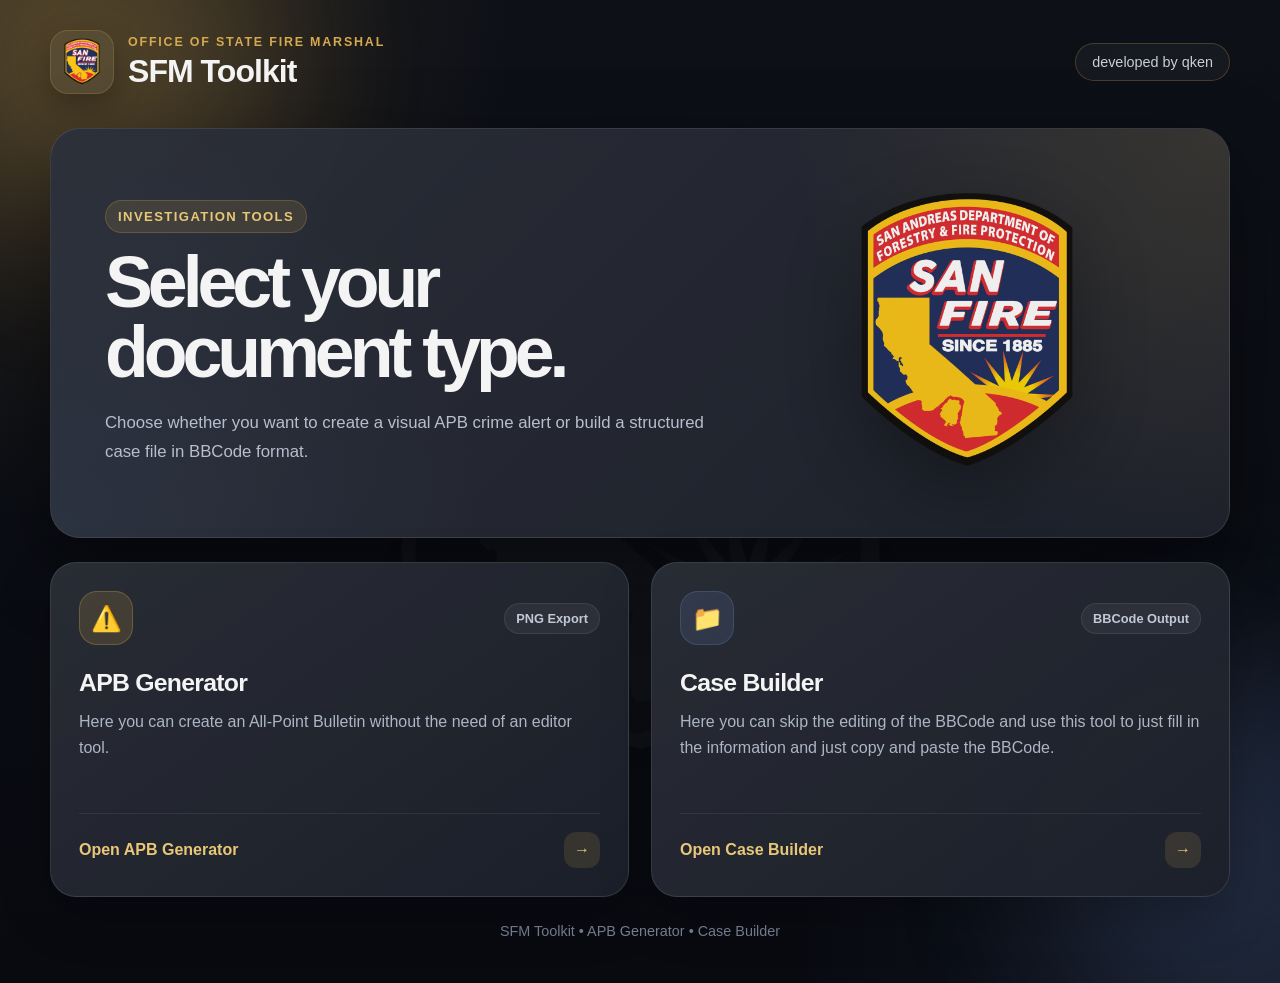
<file: index.html>
<!DOCTYPE html>
<html lang="en">
<head>
  <meta charset="UTF-8" />
  <meta name="viewport" content="width=device-width, initial-scale=1.0" />

  <title>SFM Toolkit</title>

  <link rel="icon" type="image/png" href="sanfire.png" />
  <link rel="stylesheet" href="styles.css" />
</head>

<body class="home-page">

  <!-- Background logo watermark -->
  <img src="sanfire.png" alt="" class="home-logo-watermark" />

  <div class="home-bg-glow glow-one"></div>
  <div class="home-bg-glow glow-two"></div>

  <main class="home-shell">

    <nav class="home-nav">
      <div class="brand-block">
        <img src="sanfire.png" alt="San Fire Logo" class="brand-logo" />

        <div>
          <p class="brand-kicker">Office of State Fire Marshal</p>
          <h1>SFM Toolkit</h1>
        </div>
      </div>

      <div class="nav-pill">
        developed by qken
      </div>
    </nav>

    <section class="hero-card home-selector-card">

      <div class="hero-content">
        <p class="hero-label">Investigation Tools</p>

        <h2>Select your document type.</h2>

        <p class="hero-text">
          Choose whether you want to create a visual APB crime alert or build a structured
          case file in BBCode format.
        </p>
      </div>

      <div class="home-logo-panel">
        <img src="sanfire.png" alt="San Fire Logo" class="home-main-logo" />
      </div>

    </section>

    <section class="tool-section">

      <a href="apb.html" class="tool-card fancy-card">
        <div class="tool-card-top">
          <div class="tool-icon warning-icon">⚠️</div>
          <span class="tool-tag">PNG Export</span>
        </div>

        <h3>APB Generator</h3>

        <p>
          Here you can create an All-Point Bulletin without the need of an editor tool.
        </p>

        <div class="tool-footer">
          <span>Open APB Generator</span>
          <span class="arrow">→</span>
        </div>
      </a>

      <a href="#" id="openCaseTypeModal" class="tool-card fancy-card">
        <div class="tool-card-top">
          <div class="tool-icon case-icon">📁</div>
          <span class="tool-tag">BBCode Output</span>
        </div>

        <h3>Case Builder</h3>

        <p>
          Here you can skip the editing of the BBCode and use this tool to just fill in the information and just copy and paste the BBCode.
        </p>

        <div class="tool-footer">
          <span>Open Case Builder</span>
          <span class="arrow">→</span>
        </div>
      </a>

    </section>

    <footer class="home-footer">
      <p>SFM Toolkit • APB Generator • Case Builder</p>
    </footer>

  </main>
<div id="caseTypeModal" class="case-modal" aria-hidden="true">
  <div class="case-modal-backdrop"></div>

  <div class="case-modal-card">
    <div class="case-modal-header">
      <div>
        <p class="hero-label">Case Builder</p>
        <h2>Select investigation type</h2>
        <p>
          Select the type of casefile you want to do. Fire Investigations are usually for buildings and so. Whereas Vehicle Fire Investigation
          is only for vehicles.
        </p>
      </div>

      <button id="closeCaseTypeModal" class="modal-close-btn" type="button">×</button>
    </div>

    <div class="case-type-grid">
      <a href="case.html?type=vehicle" class="case-type-card">
        <div class="case-type-icon">🚗</div>
        <h3>Vehicle Fire Investigation</h3>
        <p>
          Vehicle Fire Investigation Template
        </p>
        <span>Continue →</span>
      </a>

      <a href="case.html?type=structure" class="case-type-card">
        <div class="case-type-icon">🏢</div>
        <h3>Fire Investigation</h3>
        <p>
          Fire Investigation Template
        </p>
        <span>Continue →</span>
      </a>
    </div>
  </div>
</div>

  <script>
    const openCaseTypeModal = document.getElementById("openCaseTypeModal");
    const closeCaseTypeModal = document.getElementById("closeCaseTypeModal");
    const caseTypeModal = document.getElementById("caseTypeModal");

    function openModal() {
      caseTypeModal.classList.add("is-open");
      caseTypeModal.setAttribute("aria-hidden", "false");
    }

    function closeModal() {
      caseTypeModal.classList.remove("is-open");
      caseTypeModal.setAttribute("aria-hidden", "true");
    }

    openCaseTypeModal.addEventListener("click", function (event) {
      event.preventDefault();
      openModal();
    });

    closeCaseTypeModal.addEventListener("click", closeModal);

    caseTypeModal.addEventListener("click", function (event) {
      if (
        event.target.classList.contains("case-modal-backdrop") ||
        event.target === caseTypeModal
      ) {
        closeModal();
      }
    });

    document.addEventListener("keydown", function (event) {
      if (event.key === "Escape") {
        closeModal();
      }
    });
  </script>
</body>
</html>
</file>
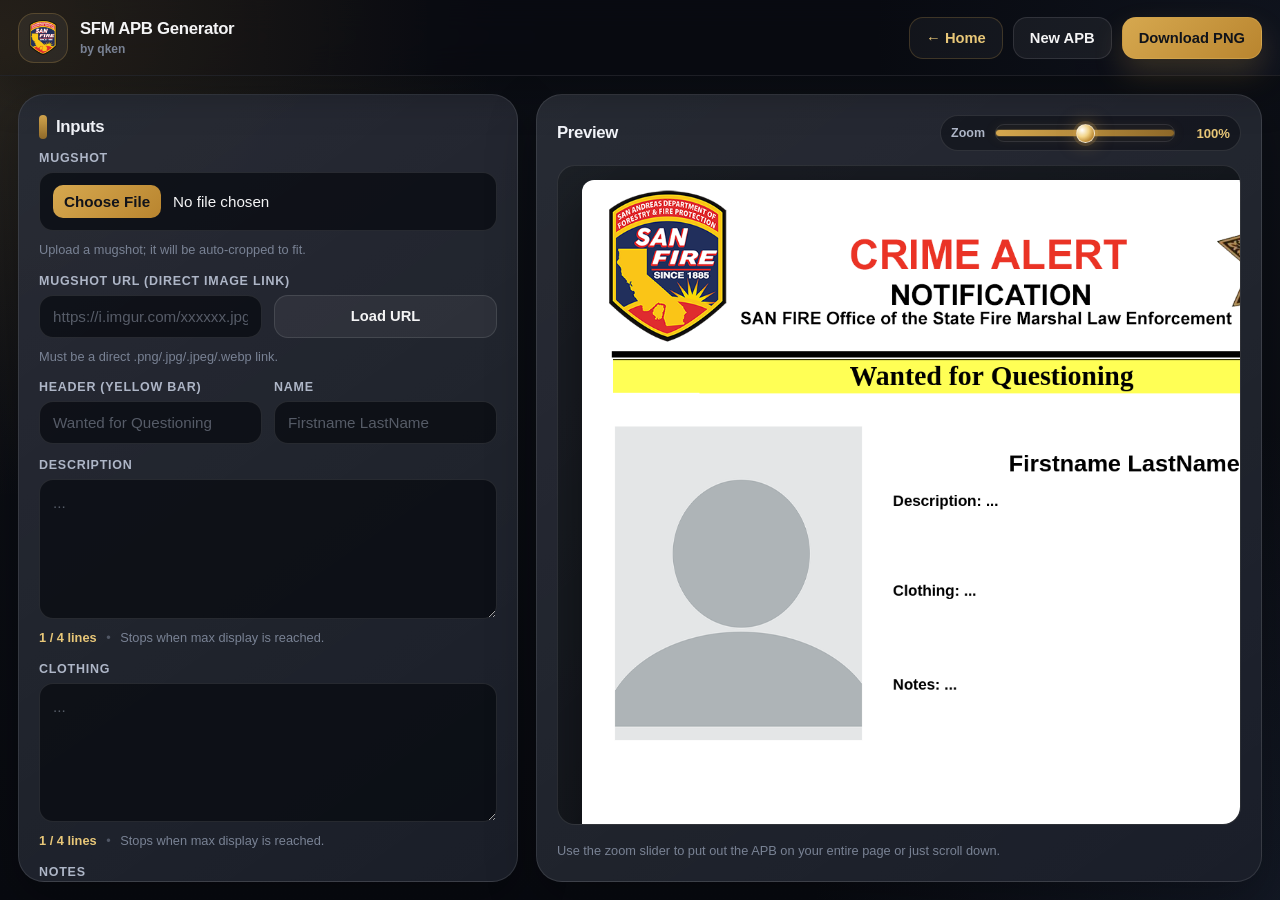
<file: apb.html>
<!-- index.html (FULL) — uses .previewViewport for its own scrollbar -->
<!doctype html>
<html lang="en">
<head>
  <meta charset="utf-8" />
  <meta name="viewport" content="width=device-width, initial-scale=1" />
  <title>SFM APB Generator</title>
  <link rel="icon" type="image/png" href="sanfire.png" />
  <link rel="stylesheet" href="styles.css" />
</head>
<body class="apb-page">
<header class="topbar app-topbar">
    <div class="brand brand-with-logo">
      <a href="index.html" class="logo-home-link" title="Back to Home">
        <img src="sanfire.png" alt="San Fire Logo" class="topbar-logo" />
      </a>

      <div>
        <span class="brand-main">SFM APB Generator</span>
        <span class="credit">by qken</span>
      </div>
    </div>

  <div class="actions">
    <a href="index.html" class="btn btn-home">← Home</a>
    <button id="btnClear" class="btn">New APB</button>
    <button id="btnDownload" class="btn btn-primary">Download PNG</button>
  </div>
</header>

  <div class="mobileTabs">
    <button class="tabBtn is-active" data-tab="inputs">Inputs</button>
    <button class="tabBtn" data-tab="preview">Preview</button>
  </div>

  <main class="grid">
    <section class="panel" id="panelInputs">
      <h2 style="margin-bottom:12px;">Inputs</h2>

      <div class="field">
        <label>Mugshot</label>
        <input id="mugshot" type="file" accept="image/*" />
        <div class="hint">Upload a mugshot; it will be auto-cropped to fit.</div>
      </div>

      <div class="field">
        <label>Mugshot URL (direct image link)</label>
        <div class="row2">
          <input id="mugshotUrl" type="url" placeholder="https://i.imgur.com/xxxxxx.jpg" />
          <button id="btnLoadMugshotUrl" class="btn" type="button">Load URL</button>
        </div>
        <div class="hint">Must be a direct .png/.jpg/.jpeg/.webp link.</div>
      </div>

      <div class="row2">
        <div class="field">
          <label>Header (yellow bar)</label>
          <input id="headerText" type="text" placeholder="Wanted for Questioning" />
        </div>
        <div class="field">
          <label>Name</label>
          <input id="name" type="text" placeholder="Firstname LastName" />
        </div>
      </div>

      <div class="field">
        <label>Description</label>
        <textarea id="description" rows="5" placeholder="..."></textarea>
        <div class="hint">
          <span id="countDescription" class="counter">0 / 0 lines</span>
          <span class="dot">•</span>
          Stops when max display is reached.
        </div>
      </div>

      <div class="field">
        <label>Clothing</label>
        <textarea id="clothing" rows="5" placeholder="..."></textarea>
        <div class="hint">
          <span id="countClothing" class="counter">0 / 0 lines</span>
          <span class="dot">•</span>
          Stops when max display is reached.
        </div>
      </div>

      <div class="field">
        <label>Notes</label>
        <textarea id="notes" rows="5" placeholder="..."></textarea>
        <div class="hint">
          <span id="countNotes" class="counter">0 / 0 lines</span>
          <span class="dot">•</span>
          Stops when max display is reached.
        </div>
      </div>

      <div class="row3">
        <div class="field">
          <label>Date/Time</label>
          <input id="dateTime" type="text" placeholder="DD/MMM/YYYY at HH:MM" />
        </div>
        <div class="field">
          <label>Location</label>
          <input id="location" type="text" placeholder="Street Name" />
        </div>
        <div class="field">
          <label>Report #</label>
          <input id="reportNo" type="text" placeholder="#CAXXX" />
        </div>
      </div>

      <div class="field">
        <label>Summary paragraph</label>
        <textarea id="summary" rows="6" placeholder="..."></textarea>
      </div>

      <div class="field">
        <label>Contact line</label>
        <input id="contactLine" type="text" placeholder="Contact Deputy Fire Marshal Firstname Lastname at: address@fire.sa.gov" />
      </div>

      <div class="row3">
        <div class="field">
          <label>Prepared by</label>
          <input id="preparedBy" type="text" placeholder="DFM#XXXXXX" />
        </div>
        <div class="field">
          <label>Footer date</label>
          <input id="footerDate" type="text" placeholder="DD/MMM/YYYY" />
        </div>
        <div class="field">
          <label>Footer report #</label>
          <input id="footerReport" type="text" placeholder="XXXX" />
        </div>
      </div>
    </section>

    <section class="preview" id="panelPreview">
      <div class="previewHead">
        <h2>Preview</h2>
        <div class="zoomWrap">
          <span class="zoomLabelStatic">Zoom</span>
          <input id="zoom" type="range" min="40" max="160" step="5" value="100" />
          <span id="zoomLabel" class="zoomLabel">100%</span>
        </div>
      </div>

      <!-- ✅ Separate scrollable viewport for the canvas -->
      <div class="previewViewport" id="canvasWrap" aria-label="Preview viewport (scroll to pan)">
        <div class="stage" id="stage">
          <canvas id="canvas" width="1187" height="1593"></canvas>
        </div>
      </div>

      <div class="hint">Use the zoom slider to put out the APB on your entire page or just scroll down.</div>
    </section>
  </main>

  <script src="app.js"></script>
 
</body>
</html>
</file>
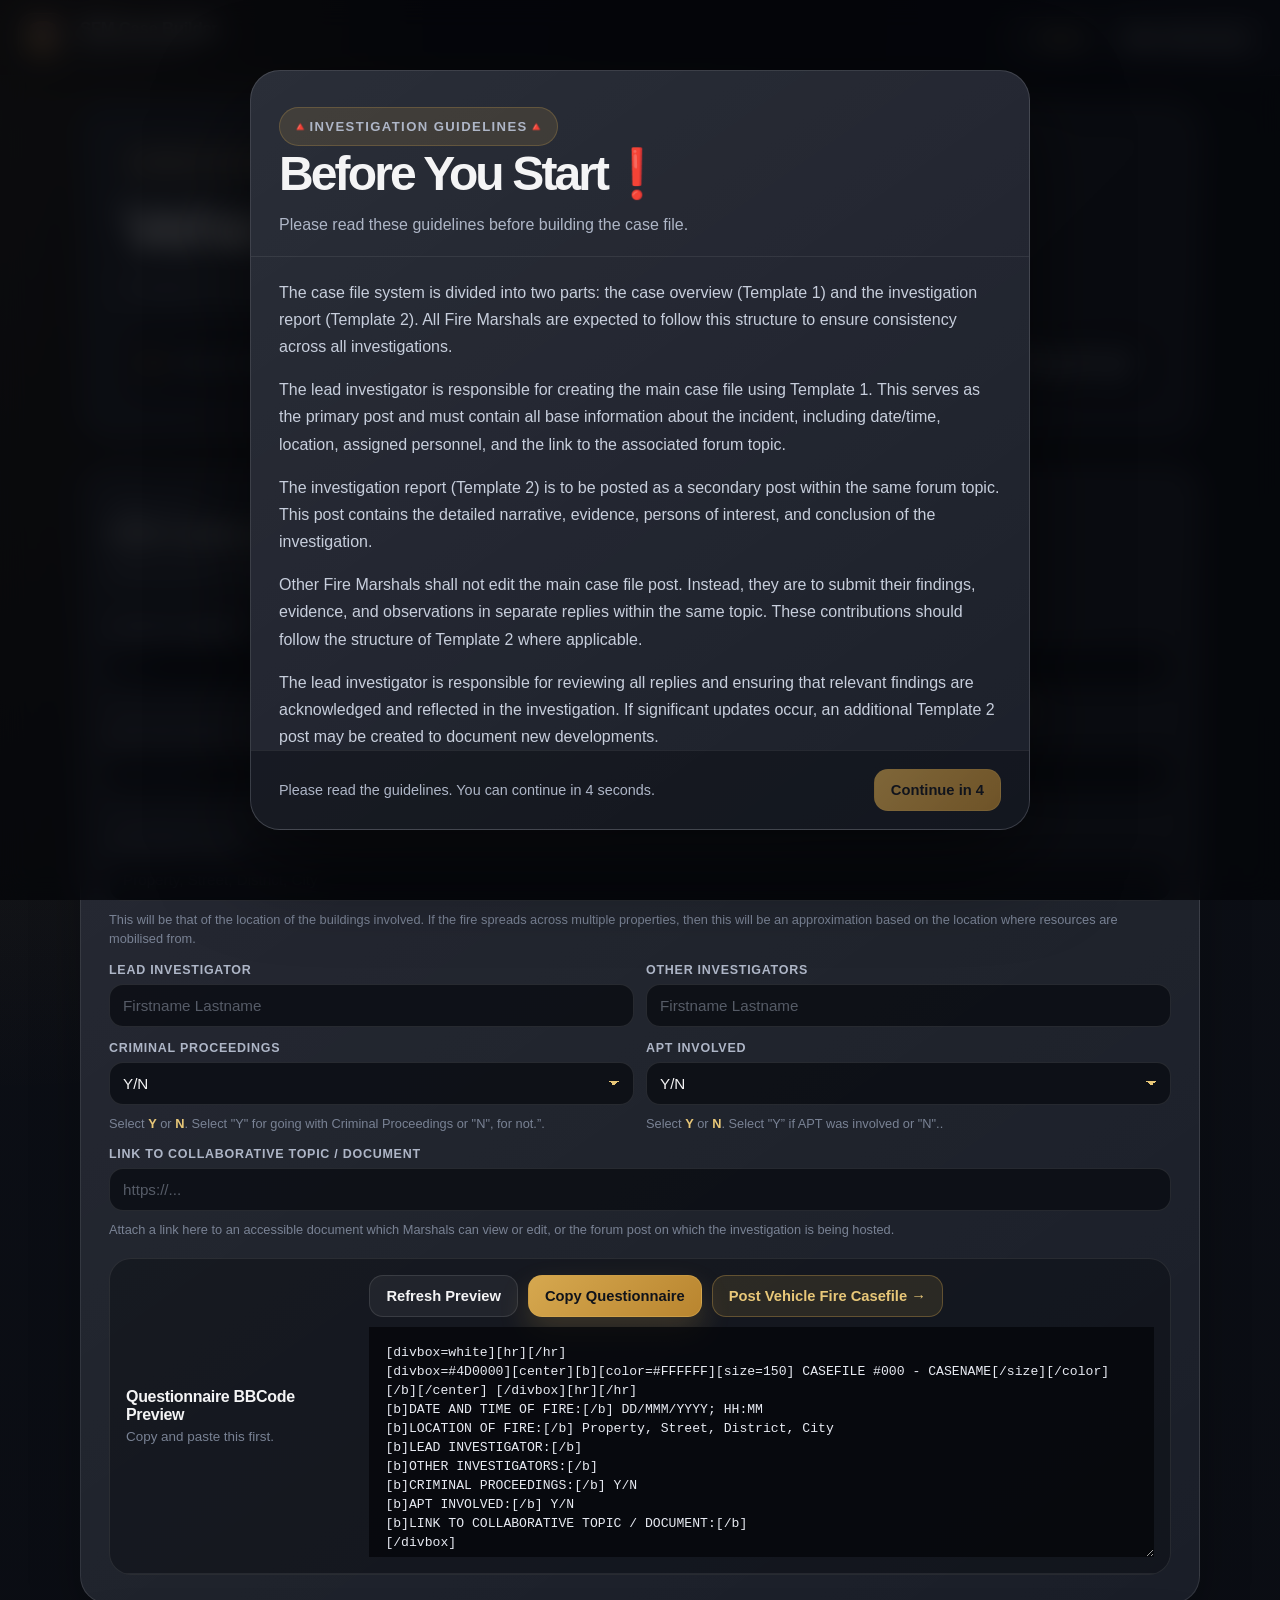
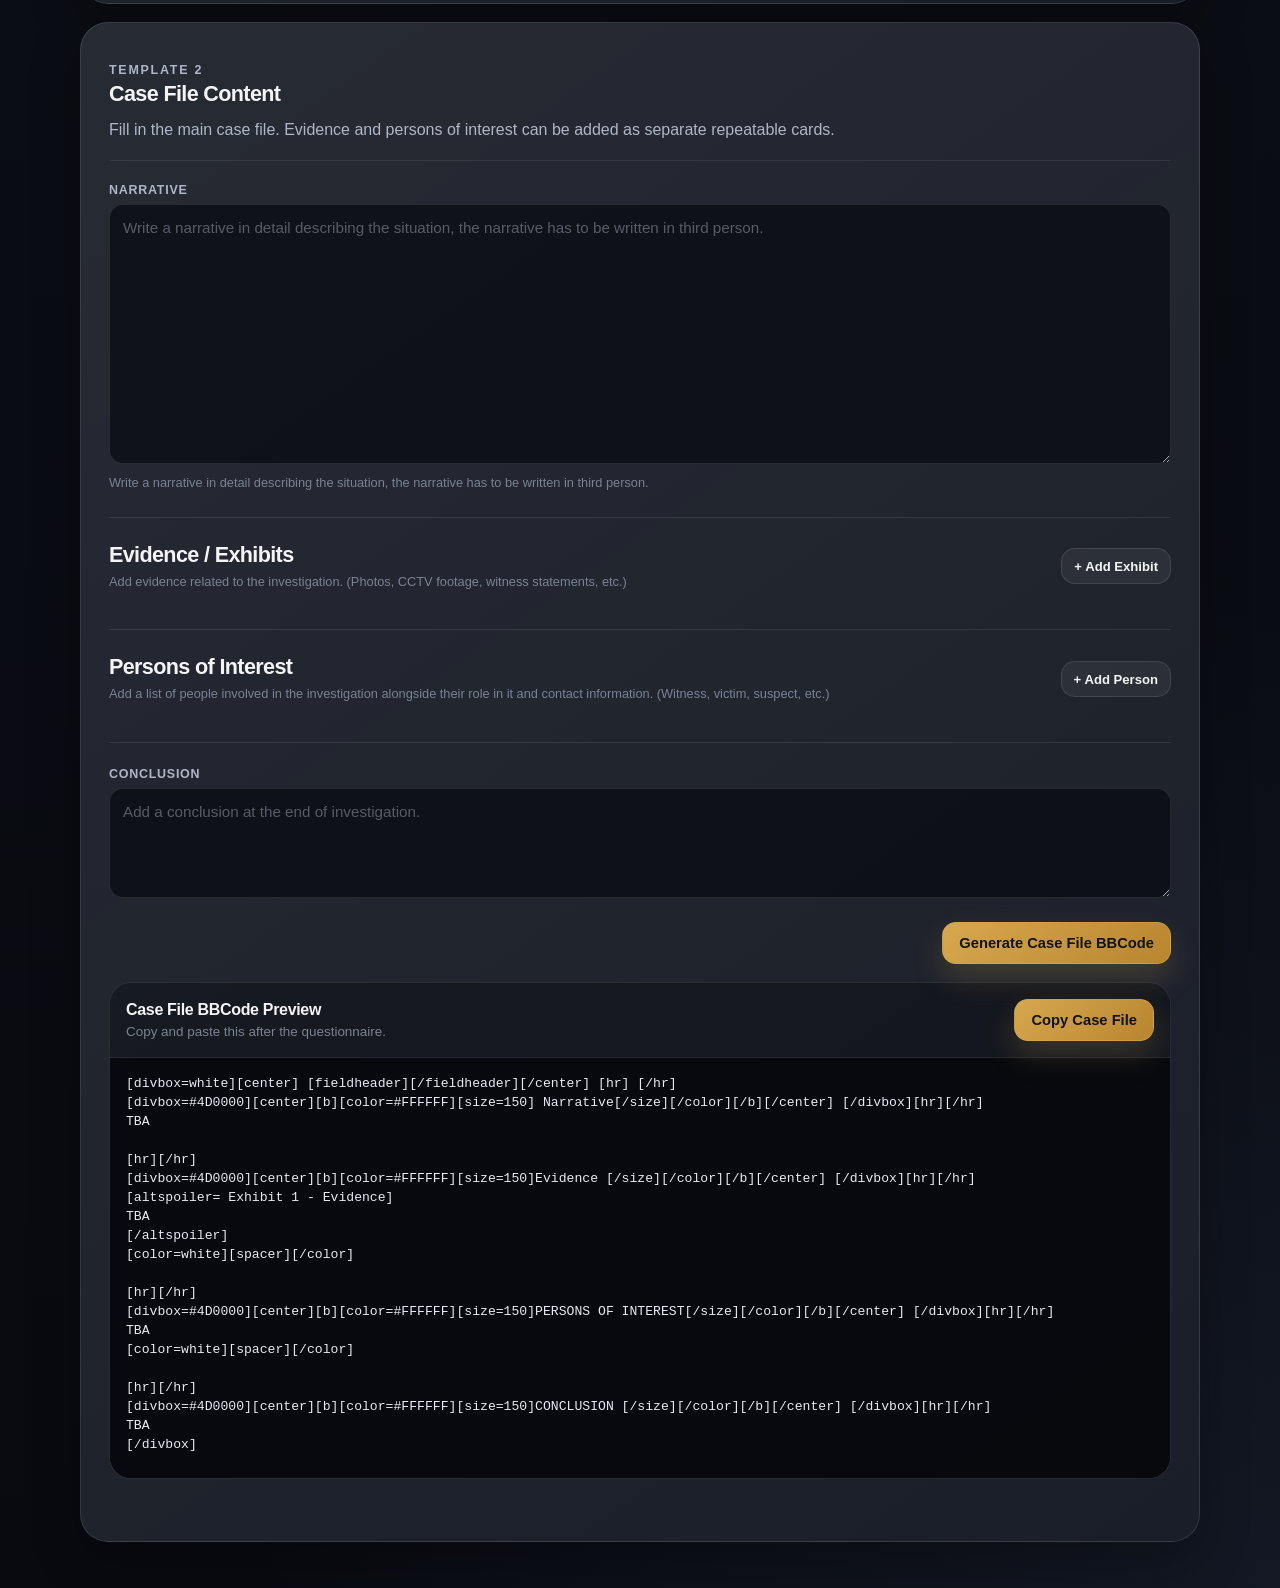
<file: case.html>
<!DOCTYPE html>
<html lang="en">
<head>
  <meta charset="UTF-8" />
  <meta name="viewport" content="width=device-width, initial-scale=1.0" />

  <title>SFM Case Builder</title>

  <link rel="icon" type="image/png" href="sanfire.png" />
  <link rel="stylesheet" href="styles.css" />
</head>

<body class="case-builder-page">

  <img src="sanfire.png" alt="" class="home-logo-watermark" />

  <!-- Guidelines Model -->
<div id="guidelinesModal" class="guidelines-modal" aria-hidden="true">
  <div class="guidelines-backdrop"></div>

  <div class="guidelines-card">
    <div class="guidelines-header">
      <div>
        <p class="hero-label">🔺Investigation Guidelines🔺</p>
        <h2>Before You Start❗</h2>
        <p>
          Please read these guidelines before building the case file.
        </p>
      </div>
    </div>

    <div class="guidelines-content">
      <p>
       The case file system is divided into two parts: the case overview (Template 1) and the investigation report (Template 2). 
       All Fire Marshals are expected to follow this structure to ensure consistency across all investigations.
      </p>

      <p>
        The lead investigator is responsible for creating the main case file using Template 1. 
        This serves as the primary post and must contain all base information about the incident, including date/time, location, assigned personnel, and the link to the associated forum topic.
      </p>

      <p>
        The investigation report (Template 2) is to be posted as a secondary post within the same forum topic. 
        This post contains the detailed narrative, evidence, persons of interest, and conclusion of the investigation.
      </p>

      <p>
        Other Fire Marshals shall not edit the main case file post. Instead, they are to submit their findings, evidence, and observations in separate replies within the same topic. 
        These contributions should follow the structure of Template 2 where applicable.
      </p>
      <p>
        The lead investigator is responsible for reviewing all replies and ensuring that relevant findings are acknowledged and reflected in the investigation. 
        If significant updates occur, an additional Template 2 post may be created to document new developments.
      </p>
      <p>
      A case file must be created and completed within 48 hours of the incident. 
      This ensures that all information remains accurate, complete, and that no relevant details are forgotten during the investigation process.

      </p>  

    </div>

    <div class="guidelines-footer">
      <p id="guidelinesTimerText">
        Please read the guidelines. You can continue in 5 seconds.
      </p>

      <button id="closeGuidelinesBtn" class="btn btn-primary" type="button" disabled>
        Continue in 5
      </button>
    </div>
  </div>
</div>

  <header class="topbar app-topbar">
    <div class="brand brand-with-logo">
      <a href="index.html" class="logo-home-link" title="Back to Home">
        <img src="sanfire.png" alt="San Fire Logo" class="topbar-logo" />
      </a>

      <div>
        <span class="brand-main">SFM Case Builder</span>
        <span id="caseTypeLabel" class="credit">Vehicle Fire Format</span>
      </div>
    </div>

    <div class="actions">
      <a href="index.html" class="btn btn-home">← Home</a>
      <button id="btnClearCase" class="btn">New / Clear Case</button>
    </div>
  </header>

  <main class="case-flow-shell">

    <section class="case-flow-hero">
      <p class="hero-label">Guided Case Builder</p>

      <h1 id="caseBuilderTitle">Vehicle Fire Investigation File</h1>

      <p id="caseBuilderSubtitle">
        Complete the questionnaire first, copy it, then continue down the page to build the full case file.
      </p>

      <div class="workflow-steps">
        <div class="workflow-step">
          <span>1</span>
          Fill case information
        </div>

        <div class="workflow-step">
          <span>2</span>
          Copy questionnaire BBCode and post the casefile
        </div>

        <div class="workflow-step">
          <span>3</span>
          Build narrative and evidence
        </div>

        <div class="workflow-step">
          <span>4</span>
          Copy casefile content and post it as a different reply
        </div>
      </div>
    </section>

    <!-- QUESTIONNAIRE -->
    <section class="flow-card">
      <div class="flow-card-head">
        <div>
          <p class="step-kicker">Template 1</p>
          <h2>Initial casefile details</h2>
          <p>
            Fill this part first. The preview underneath updates automatically and can be copied separately.
          </p>
        </div>
      </div>

      <div class="case-row2">
        <div class="field">
          <label for="caseNumber">Casefile Number</label>
          <input id="caseNumber" type="text" placeholder="000" />
          <p class="hint">
            Enter the case number that will appear in the title, for example: <b>001</b>.
          </p>
        </div>

        <div class="field">
          <label for="caseName">Case Name</label>
          <input id="caseName" type="text" placeholder="CASENAME" />
          <p class="hint">
            Enter the short case name, for example: <b>Little Bighorn Vehicle Fire</b>.
          </p>
        </div>
      </div>

      <div class="field">
        <label for="fireDateTime">Date and Time of Fire</label>
        <input id="fireDateTime" type="text" placeholder="DD/MMM/YYYY; HH:MM" />
        <p class="hint">
          Time will be that of the first emergency call, or that stated in the incident report of the LSFD.
        </p>
      </div>

      <div class="field">
        <label for="fireLocation">Location of Fire</label>
        <input id="fireLocation" type="text" placeholder="Property, Street, District, City" />
        <p class="hint">
          This will be that of the location of the buildings involved. If the fire spreads across multiple properties,
          then this will be an approximation based on the location where resources are mobilised from.
        </p>
      </div>

      <div class="field structure-only-field" id="assignedInvestigatorField">
        <label for="assignedInvestigator">Assigned Investigator</label>
        <input id="assignedInvestigator" type="text" placeholder="Firstname Lastname" />
        <p class="hint">
          The Assigned Investigators are responsible for following up on the investigation and finding new leads.
        </p>
      </div>

      <div class="case-row2">
        <div class="field">
          <label for="leadInvestigator">Lead Investigator</label>
          <input id="leadInvestigator" type="text" placeholder="Firstname Lastname" />
        </div>

        <div class="field">
          <label for="otherInvestigators">Other Investigators</label>
          <input id="otherInvestigators" type="text" placeholder="Firstname Lastname" />
        </div>
      </div>

      <div class="case-row2">
        <div class="field">
          <label for="criminalProceedings">Criminal Proceedings</label>
          <select id="criminalProceedings">
            <option value="">Y/N</option>
            <option value="Y">Y</option>
            <option value="N">N</option>
          </select>
          <p class="hint">
            Select <b>Y</b> or <b>N</b>. Select "Y" for going with Criminal Proceedings or "N", for not.”.
          </p>
        </div>

        <div class="field">
          <label for="aptInvolved">APT Involved</label>
          <select id="aptInvolved">
            <option value="">Y/N</option>
            <option value="Y">Y</option>
            <option value="N">N</option>
          </select>
          <p class="hint">
            Select <b>Y</b> or <b>N</b>. Select "Y” if APT was involved or "N"..
          </p>
        </div>
      </div>

      <div class="field">
        <label for="collabLink">Link to Collaborative Topic / Document</label>
        <input id="collabLink" type="url" placeholder="https://..." />
        <p class="hint">
          Attach a link here to an accessible document which Marshals can view or edit,
          or the forum post on which the investigation is being hosted.
        </p>
      </div>

      <div class="output-block">
        <div class="output-head clean-output-head">
          <div>
            <h2>Questionnaire BBCode Preview</h2>
            <p>Copy and paste this first.</p>
          </div>

            <div class="output-actions">
              <button id="btnGenerateQuestionnaire" class="btn" type="button">
                Refresh Preview
              </button>

              <button id="btnCopyQuestionnaire" class="btn btn-primary" type="button">
                Copy Questionnaire
              </button>

            <a
              id="postCasefileBtn"
              href="#"
              target="_blank"
              rel="noopener noreferrer"
              class="btn btn-post"
            >
              Post the Casefile →
            </a>

        <textarea id="questionnaireOutput" class="bbcode-output smoother-output" readonly></textarea>
      </div>
    </section>

    <!-- CASE FILE CONTENT -->
    <section class="flow-card">
      <div class="flow-card-head">
        <div>
          <p class="step-kicker">TEMPLATE 2</p>
          <h2>Case File Content</h2>
          <p>
            Fill in the main case file. Evidence and persons of interest can be added as separate repeatable cards.
          </p>
        </div>
      </div>

      <div class="field">
        <label for="narrative">Narrative</label>
        <textarea id="narrative" class="large-textarea" placeholder="Write a narrative in detail describing the situation, the narrative has to be written in third person."></textarea>
        <p class="hint">
          Write a narrative in detail describing the situation, the narrative has to be written in third person.
        </p>
      </div>

      <div class="soft-divider"></div>

      <div class="section-title-row">
        <div>
          <h2>Evidence / Exhibits</h2>
          <p class="hint">
            Add evidence related to the investigation. (Photos, CCTV footage, witness statements, etc.)
          </p>
        </div>

        <button id="btnAddExhibit" class="btn small-btn" type="button">+ Add Exhibit</button>
      </div>

      <div id="exhibitList" class="dynamic-list"></div>

      <div class="soft-divider"></div>

      <div class="section-title-row">
        <div>
          <h2>Persons of Interest</h2>
          <p class="hint">
            Add a list of people involved in the investigation alongside their role in it and contact information. (Witness, victim, suspect, etc.)
          </p>
        </div>

        <button id="btnAddPerson" class="btn small-btn" type="button">+ Add Person</button>
      </div>

      <div id="personList" class="dynamic-list"></div>

      <div class="soft-divider"></div>

      <div class="field">
        <label for="conclusion">Conclusion</label>
        <textarea id="conclusion" placeholder="Add a conclusion at the end of investigation."></textarea>
      </div>

      <div class="generate-row">
        <button id="btnGenerateCaseFile" class="btn btn-primary" type="button">
          Generate Case File BBCode
        </button>
      </div>

      <div class="output-block">
        <div class="output-head clean-output-head">
          <div>
            <h2>Case File BBCode Preview</h2>
            <p>Copy and paste this after the questionnaire.</p>
          </div>

          <button id="btnCopyCaseFile" class="btn btn-primary" type="button">
            Copy Case File
          </button>
        </div>

        <textarea id="casefileOutput" class="bbcode-output smoother-output casefile-preview" readonly></textarea>
      </div>

      <p id="copyStatus" class="copy-status"></p>
    </section>

  </main>

  <script src="case.js"></script>
</body>
</html>
</file>
<file: styles.css>
/* =========================================================
   SFM TOOLKIT - FULL THEME
   Home Page + APB Generator + Case Builder
========================================================= */

/* -----------------------------
   GLOBAL RESET / THEME
----------------------------- */

* {
  box-sizing: border-box;
}

:root {
  --bg: #0d1017;
  --bg-dark: #080a10;
  --bg-soft: #111620;

  --panel: rgba(21, 25, 36, 0.96);
  --panel-soft: rgba(255, 255, 255, 0.055);
  --panel-hover: rgba(255, 255, 255, 0.085);

  --gold: #d6a84f;
  --gold-light: #e8c778;
  --gold-dark: #8f6929;

  --blue: #536d9c;

  --text: #f4f4f5;
  --muted: #aeb6c7;
  --muted-dark: #798294;

  --border: rgba(255, 255, 255, 0.105);
  --border-strong: rgba(255, 255, 255, 0.16);

  --danger: #ff7a7a;
  --danger-soft: rgba(255, 122, 122, 0.09);

  --radius-xl: 30px;
  --radius-lg: 24px;
  --radius-md: 18px;
  --radius-sm: 14px;

  --topbar-h: 76px;
  --viewer-base: 820px;
}

html,
body {
  min-height: 100%;
}

body {
  margin: 0;
  font-family: Arial, Helvetica, sans-serif;
  background:
    radial-gradient(circle at top left, rgba(214, 168, 79, 0.16), transparent 32%),
    radial-gradient(circle at bottom right, rgba(83, 109, 156, 0.14), transparent 30%),
    linear-gradient(180deg, var(--bg), var(--bg-dark));
  color: var(--text);
  overflow-x: hidden;
}

a {
  color: inherit;
}

button,
input,
textarea,
select {
  font-family: inherit;
}

/* -----------------------------
   SHARED BUTTONS
----------------------------- */

.btn,
.primary-btn,
.secondary-btn {
  display: inline-flex;
  align-items: center;
  justify-content: center;
  min-height: 42px;
  padding: 0 16px;
  border-radius: var(--radius-sm);
  border: 1px solid var(--border);
  background: rgba(255, 255, 255, 0.055);
  color: var(--text);
  font-size: 0.92rem;
  font-weight: 800;
  text-decoration: none;
  cursor: pointer;
  user-select: none;
  white-space: nowrap;
  transition:
    transform 0.18s ease,
    background 0.18s ease,
    border-color 0.18s ease,
    box-shadow 0.18s ease;
}

.btn:hover,
.primary-btn:hover,
.secondary-btn:hover {
  transform: translateY(-2px);
  border-color: rgba(214, 168, 79, 0.42);
  box-shadow: 0 12px 28px rgba(0, 0, 0, 0.28);
}

.btn-primary,
.primary-btn {
  background: linear-gradient(135deg, var(--gold), #b9852f);
  border-color: rgba(214, 168, 79, 0.55);
  color: #10131a;
  box-shadow: 0 14px 30px rgba(214, 168, 79, 0.2);
}

.btn-primary:hover,
.primary-btn:hover {
  box-shadow: 0 18px 38px rgba(214, 168, 79, 0.28);
}

.btn-home {
  background: rgba(255, 255, 255, 0.045);
  border-color: rgba(214, 168, 79, 0.22);
  color: var(--gold-light);
}

.btn-home:hover {
  background: rgba(214, 168, 79, 0.11);
}

.small-btn,
.add-mini-btn {
  min-height: 36px;
  padding: 0 12px;
  font-size: 0.82rem;
}

/* -----------------------------
   SHARED FORM STYLES
----------------------------- */

.field {
  display: flex;
  flex-direction: column;
  gap: 7px;
  margin-bottom: 14px;
}

label {
  color: var(--muted);
  font-size: 0.78rem;
  font-weight: 800;
  text-transform: uppercase;
  letter-spacing: 0.06em;
}

input,
textarea,
select {
  width: 100%;
  padding: 12px 13px;
  border-radius: var(--radius-sm);
  border: 1px solid rgba(255, 255, 255, 0.105);
  background: rgba(8, 10, 16, 0.72);
  color: var(--text);
  outline: none;
  font-size: 0.95rem;
  transition:
    border-color 0.16s ease,
    box-shadow 0.16s ease,
    background 0.16s ease;
}

input::placeholder,
textarea::placeholder {
  color: rgba(174, 182, 199, 0.45);
}

input:focus,
textarea:focus,
select:focus {
  border-color: rgba(214, 168, 79, 0.55);
  background: rgba(8, 10, 16, 0.92);
  box-shadow: 0 0 0 3px rgba(214, 168, 79, 0.11);
}

textarea {
  min-height: 110px;
  resize: vertical;
  line-height: 1.5;
}

/* Nice dropdowns */

select {
  appearance: none;
  -webkit-appearance: none;
  cursor: pointer;
  padding-right: 44px;
  background:
    linear-gradient(45deg, transparent 50%, var(--gold-light) 50%),
    linear-gradient(135deg, var(--gold-light) 50%, transparent 50%),
    rgba(8, 10, 16, 0.72);
  background-position:
    calc(100% - 19px) 50%,
    calc(100% - 14px) 50%,
    0 0;
  background-size:
    5px 5px,
    5px 5px,
    100% 100%;
  background-repeat: no-repeat;
}

select:hover {
  border-color: rgba(214, 168, 79, 0.34);
}

select option {
  background: #111620;
  color: #f4f4f5;
}

input[type="file"] {
  cursor: pointer;
}

input[type="file"]::file-selector-button {
  margin-right: 12px;
  padding: 8px 11px;
  border: 0;
  border-radius: 10px;
  background: linear-gradient(135deg, var(--gold), #b9852f);
  color: #11131a;
  font-weight: 900;
  cursor: pointer;
}

.hint {
  margin: 3px 0 0;
  color: var(--muted-dark);
  font-size: 0.8rem;
  line-height: 1.45;
}

.hint b {
  color: var(--gold-light);
}

.counter {
  color: var(--gold-light);
  font-variant-numeric: tabular-nums;
  font-weight: 800;
}

.dot {
  margin: 0 6px;
  opacity: 0.55;
}

.row2,
.row3,
.case-row2 {
  display: grid;
  gap: 12px;
}

.row2,
.case-row2 {
  grid-template-columns: 1fr 1fr;
}

.row3 {
  grid-template-columns: repeat(3, 1fr);
}

/* -----------------------------
   SHARED BACKGROUND LOGO / GLOWS
----------------------------- */

.home-logo-watermark {
  position: fixed;
  top: 50%;
  left: 50%;
  width: min(720px, 82vw);
  transform: translate(-50%, -50%);
  opacity: 0.035;
  filter: grayscale(100%);
  pointer-events: none;
  user-select: none;
  z-index: 0;
}

.home-bg-glow {
  position: fixed;
  width: 360px;
  height: 360px;
  border-radius: 50%;
  filter: blur(80px);
  opacity: 0.24;
  pointer-events: none;
  z-index: 0;
}

.glow-one {
  top: -120px;
  left: -80px;
  background: var(--gold);
}

.glow-two {
  right: -120px;
  bottom: -130px;
  background: var(--blue);
}

/* =========================================================
   HOME PAGE
========================================================= */

.home-page {
  position: relative;
  min-height: 100vh;
}

.home-shell {
  position: relative;
  z-index: 1;
  width: min(1180px, calc(100% - 40px));
  margin: 0 auto;
  padding: 30px 0;
}

/* Home nav */

.home-nav {
  display: flex;
  align-items: center;
  justify-content: space-between;
  margin-bottom: 34px;
  gap: 18px;
}

.brand-block {
  display: flex;
  align-items: center;
  gap: 14px;
}

.brand-logo {
  width: 64px;
  height: 64px;
  object-fit: contain;
  border-radius: 18px;
  padding: 6px;
  background: rgba(255, 255, 255, 0.055);
  border: 1px solid rgba(214, 168, 79, 0.22);
  box-shadow: 0 12px 30px rgba(0, 0, 0, 0.28);
}

.brand-kicker {
  margin: 0 0 4px;
  color: var(--gold);
  font-size: 0.78rem;
  font-weight: 800;
  text-transform: uppercase;
  letter-spacing: 1.8px;
}

.home-nav h1 {
  margin: 0;
  font-size: clamp(1.45rem, 2.5vw, 2rem);
  letter-spacing: -0.03em;
}

.nav-pill {
  padding: 10px 16px;
  border: 1px solid rgba(214, 168, 79, 0.26);
  border-radius: 999px;
  background: rgba(255, 255, 255, 0.045);
  color: #c9ced8;
  font-size: 0.9rem;
  backdrop-filter: blur(14px);
}

/* Home hero */

.hero-card {
  display: grid;
  grid-template-columns: 1.2fr 0.8fr;
  gap: 28px;
  align-items: center;
  padding: clamp(26px, 5vw, 54px);
  border-radius: var(--radius-xl);
  background:
    linear-gradient(135deg, rgba(255, 255, 255, 0.095), rgba(255, 255, 255, 0.035)),
    rgba(21, 25, 36, 0.96);
  border: 1px solid var(--border);
  box-shadow: 0 28px 80px rgba(0, 0, 0, 0.42);
  overflow: hidden;
  position: relative;
}

.home-selector-card::before {
  content: "";
  position: absolute;
  inset: 0;
  background:
    radial-gradient(circle at top right, rgba(214, 168, 79, 0.13), transparent 35%),
    radial-gradient(circle at bottom left, rgba(83, 109, 156, 0.13), transparent 35%);
  pointer-events: none;
}

.hero-content,
.home-logo-panel {
  position: relative;
  z-index: 1;
}

.hero-label {
  display: inline-flex;
  margin: 0 0 14px;
  padding: 8px 12px;
  border-radius: 999px;
  background: rgba(214, 168, 79, 0.14);
  color: var(--gold-light);
  border: 1px solid rgba(214, 168, 79, 0.24);
  font-size: 0.82rem;
  font-weight: 800;
  text-transform: uppercase;
  letter-spacing: 1.4px;
}

.hero-content h2 {
  max-width: 720px;
  margin: 0;
  font-size: clamp(2.3rem, 5.6vw, 4.8rem);
  line-height: 0.98;
  letter-spacing: -0.07em;
}

.hero-text {
  max-width: 660px;
  margin: 22px 0 0;
  color: #b7becd;
  font-size: 1.05rem;
  line-height: 1.7;
}

.home-logo-panel {
  display: flex;
  justify-content: center;
  align-items: center;
}

.home-main-logo {
  width: min(300px, 70vw);
  height: auto;
  object-fit: contain;
  opacity: 0.92;
  filter: drop-shadow(0 24px 40px rgba(0, 0, 0, 0.35));
}

/* Home cards */

.tool-section {
  display: grid;
  grid-template-columns: repeat(2, 1fr);
  gap: 22px;
  margin-top: 24px;
}

.tool-card {
  color: inherit;
  text-decoration: none;
}

.fancy-card {
  position: relative;
  padding: 28px;
  border-radius: 26px;
  background:
    linear-gradient(145deg, rgba(255, 255, 255, 0.085), rgba(255, 255, 255, 0.032)),
    rgba(21, 25, 36, 0.96);
  border: 1px solid var(--border);
  box-shadow: 0 18px 50px rgba(0, 0, 0, 0.26);
  overflow: hidden;
  transition: 0.2s ease;
}

.fancy-card::before {
  content: "";
  position: absolute;
  inset: 0;
  background: radial-gradient(circle at top right, rgba(214, 168, 79, 0.14), transparent 34%);
  opacity: 0;
  transition: 0.2s ease;
}

.fancy-card:hover {
  transform: translateY(-6px);
  border-color: rgba(214, 168, 79, 0.35);
  box-shadow: 0 26px 70px rgba(0, 0, 0, 0.34);
}

.fancy-card:hover::before {
  opacity: 1;
}

.tool-card-top,
.tool-footer,
.tool-card h3,
.tool-card p {
  position: relative;
  z-index: 1;
}

.tool-card-top {
  display: flex;
  align-items: center;
  justify-content: space-between;
  margin-bottom: 24px;
}

.tool-icon {
  width: 54px;
  height: 54px;
  display: grid;
  place-items: center;
  border-radius: 18px;
  font-size: 1.55rem;
}

.warning-icon {
  background: rgba(214, 168, 79, 0.16);
  border: 1px solid rgba(214, 168, 79, 0.28);
}

.case-icon {
  background: rgba(105, 132, 190, 0.16);
  border: 1px solid rgba(105, 132, 190, 0.28);
}

.tool-tag {
  padding: 7px 11px;
  border-radius: 999px;
  background: rgba(255, 255, 255, 0.055);
  border: 1px solid rgba(255, 255, 255, 0.08);
  color: #c1c8d6;
  font-size: 0.8rem;
  font-weight: 800;
}

.tool-card h3 {
  margin: 0 0 12px;
  font-size: 1.55rem;
  letter-spacing: -0.03em;
}

.tool-card p {
  min-height: 78px;
  margin: 0;
  color: #adb5c5;
  line-height: 1.65;
}

.tool-footer {
  display: flex;
  align-items: center;
  justify-content: space-between;
  margin-top: 26px;
  padding-top: 18px;
  border-top: 1px solid rgba(255, 255, 255, 0.075);
  color: var(--gold-light);
  font-weight: 800;
}

.arrow {
  width: 36px;
  height: 36px;
  display: grid;
  place-items: center;
  border-radius: 12px;
  background: rgba(214, 168, 79, 0.14);
  transition: 0.2s ease;
}

.fancy-card:hover .arrow {
  transform: translateX(4px);
  background: rgba(214, 168, 79, 0.22);
}

.home-footer,
.appFooter {
  margin-top: 26px;
  text-align: center;
  color: var(--muted-dark);
  font-size: 0.9rem;
}

/* =========================================================
   CASE TYPE MODAL
========================================================= */

.case-modal {
  position: fixed;
  inset: 0;
  z-index: 100;
  display: none;
  place-items: center;
  padding: 24px;
}

.case-modal.is-open {
  display: grid;
}

.case-modal-backdrop {
  position: absolute;
  inset: 0;
  background: rgba(4, 6, 10, 0.72);
  backdrop-filter: blur(12px);
}

.case-modal-card {
  position: relative;
  z-index: 1;
  width: min(860px, 100%);
  padding: 26px;
  border-radius: 28px;
  background:
    linear-gradient(145deg, rgba(255, 255, 255, 0.095), rgba(255, 255, 255, 0.035)),
    rgba(21, 25, 36, 0.98);
  border: 1px solid rgba(255, 255, 255, 0.13);
  box-shadow: 0 30px 90px rgba(0, 0, 0, 0.55);
  animation: modalIn 0.18s ease-out;
}

@keyframes modalIn {
  from {
    opacity: 0;
    transform: translateY(16px) scale(0.98);
  }

  to {
    opacity: 1;
    transform: translateY(0) scale(1);
  }
}

.case-modal-header {
  display: flex;
  justify-content: space-between;
  gap: 20px;
  margin-bottom: 22px;
}

.case-modal-header h2 {
  margin: 0;
  font-size: clamp(1.7rem, 4vw, 2.7rem);
  letter-spacing: -0.06em;
}

.case-modal-header p {
  max-width: 680px;
  margin: 12px 0 0;
  color: var(--muted);
  line-height: 1.6;
}

.modal-close-btn {
  width: 42px;
  height: 42px;
  flex: 0 0 auto;
  border-radius: 14px;
  border: 1px solid rgba(255, 255, 255, 0.12);
  background: rgba(255, 255, 255, 0.055);
  color: var(--text);
  font-size: 1.6rem;
  cursor: pointer;
  transition: 0.18s ease;
}

.modal-close-btn:hover {
  border-color: rgba(214, 168, 79, 0.4);
  background: rgba(214, 168, 79, 0.12);
}

/* Compact, nicer modal options */

.case-type-grid {
  display: grid;
  grid-template-columns: repeat(2, minmax(0, 1fr));
  gap: 14px;
}

.case-type-card {
  display: grid;
  grid-template-columns: auto 1fr auto;
  align-items: center;
  gap: 14px;
  min-height: 112px;
  padding: 16px;
  border-radius: 20px;
  text-decoration: none;
  color: var(--text);
  background:
    linear-gradient(145deg, rgba(255, 255, 255, 0.075), rgba(255, 255, 255, 0.025)),
    rgba(8, 10, 16, 0.62);
  border: 1px solid rgba(255, 255, 255, 0.095);
  transition: 0.18s ease;
}

.case-type-card:hover {
  transform: translateY(-4px);
  border-color: rgba(214, 168, 79, 0.42);
  background:
    radial-gradient(circle at top right, rgba(214, 168, 79, 0.13), transparent 34%),
    rgba(8, 10, 16, 0.72);
  box-shadow: 0 18px 46px rgba(0, 0, 0, 0.38);
}

.case-type-icon {
  width: 46px;
  height: 46px;
  display: grid;
  place-items: center;
  border-radius: 15px;
  background: rgba(214, 168, 79, 0.14);
  border: 1px solid rgba(214, 168, 79, 0.28);
  font-size: 1.35rem;
}

.case-type-card h3 {
  margin: 0 0 5px;
  font-size: 1.05rem;
  letter-spacing: -0.03em;
}

.case-type-card p {
  margin: 0;
  color: var(--muted);
  font-size: 0.84rem;
  line-height: 1.45;
}

.case-type-card span {
  width: 34px;
  height: 34px;
  display: grid;
  place-items: center;
  border-radius: 12px;
  background: rgba(214, 168, 79, 0.13);
  color: var(--gold-light);
  font-size: 0;
  font-weight: 900;
}

.case-type-card span::before {
  content: "→";
  font-size: 1rem;
}

/* =========================================================
   SHARED APP TOPBAR
========================================================= */

.topbar {
  position: sticky;
  top: 0;
  z-index: 20;
  min-height: var(--topbar-h);
  display: flex;
  align-items: center;
  justify-content: space-between;
  gap: 18px;
  padding: 12px 18px;
  border-bottom: 1px solid rgba(255, 255, 255, 0.085);
  background: rgba(8, 10, 16, 0.78);
  backdrop-filter: blur(16px);
  box-shadow: 0 16px 40px rgba(0, 0, 0, 0.28);
}

.app-topbar::before {
  content: "";
  position: absolute;
  inset: 0;
  background:
    radial-gradient(circle at left, rgba(214, 168, 79, 0.11), transparent 34%),
    radial-gradient(circle at right, rgba(83, 109, 156, 0.09), transparent 32%);
  pointer-events: none;
}

.brand {
  position: relative;
  z-index: 1;
  font-weight: 900;
  letter-spacing: -0.02em;
}

.brand-with-logo {
  display: flex;
  align-items: center;
  gap: 12px;
}

.topbar-logo {
  width: 50px;
  height: 50px;
  object-fit: contain;
  border-radius: 16px;
  padding: 5px;
  background: rgba(255, 255, 255, 0.055);
  border: 1px solid rgba(214, 168, 79, 0.24);
}

.brand-main {
  display: block;
  font-size: 1.05rem;
}

.credit {
  display: block;
  margin-top: 3px;
  color: var(--muted-dark);
  font-size: 0.75rem;
  font-weight: 700;
  letter-spacing: 0;
}

.actions {
  position: relative;
  z-index: 1;
  display: flex;
  align-items: center;
  gap: 10px;
}

/* =========================================================
   APB GENERATOR
========================================================= */

.apb-page {
  min-height: 100vh;
}

.mobileTabs {
  display: none;
  gap: 10px;
  padding: 14px 16px 0;
}

.tabBtn {
  flex: 1;
  padding: 11px 14px;
  border-radius: 999px;
  border: 1px solid var(--border);
  background: rgba(255, 255, 255, 0.055);
  color: var(--text);
  cursor: pointer;
  font-weight: 800;
  transition: 0.18s ease;
}

.tabBtn:hover {
  border-color: rgba(214, 168, 79, 0.32);
}

.tabBtn.is-active {
  border-color: rgba(214, 168, 79, 0.55);
  background: rgba(214, 168, 79, 0.13);
  color: var(--gold-light);
  box-shadow: 0 0 0 3px rgba(214, 168, 79, 0.1);
}

.grid {
  display: grid;
  grid-template-columns: minmax(340px, 500px) minmax(0, 1fr);
  gap: 18px;
  padding: 18px;
  align-items: start;
}

.panel,
.preview {
  min-width: 0;
  border-radius: 26px;
  background:
    linear-gradient(145deg, rgba(255, 255, 255, 0.082), rgba(255, 255, 255, 0.028)),
    rgba(21, 25, 36, 0.96);
  border: 1px solid var(--border);
  box-shadow: 0 18px 50px rgba(0, 0, 0, 0.28);
}

.panel {
  position: sticky;
  top: calc(var(--topbar-h) + 18px);
  max-height: calc(100vh - var(--topbar-h) - 36px);
  padding: 20px;
  overflow: auto;
}

.preview {
  position: sticky;
  top: calc(var(--topbar-h) + 18px);
  height: calc(100vh - var(--topbar-h) - 36px);
  padding: 20px;
  display: flex;
  flex-direction: column;
  gap: 14px;
  overflow: hidden;
}

.panel h2,
.preview h2 {
  margin: 0;
  font-size: 1.05rem;
  color: #f1f3f8;
  letter-spacing: -0.02em;
}

.panel > h2 {
  display: flex;
  align-items: center;
  gap: 9px;
}

.panel > h2::before {
  content: "";
  width: 8px;
  height: 24px;
  border-radius: 999px;
  background: linear-gradient(180deg, var(--gold), var(--gold-dark));
}

.previewHead {
  display: flex;
  align-items: center;
  justify-content: space-between;
  gap: 16px;
}

.zoomWrap {
  display: flex;
  align-items: center;
  gap: 10px;
  padding: 8px 10px;
  border-radius: 999px;
  border: 1px solid rgba(255, 255, 255, 0.105);
  background: rgba(8, 10, 16, 0.45);
}

.zoomLabelStatic {
  color: var(--muted);
  font-size: 0.78rem;
  font-weight: 800;
}

.zoomLabel {
  min-width: 45px;
  text-align: right;
  color: var(--gold-light);
  font-variant-numeric: tabular-nums;
  font-size: 0.82rem;
  font-weight: 900;
}

#zoom {
  -webkit-appearance: none;
  appearance: none;
  width: 180px;
  height: 18px;
  padding: 0;
  margin: 0;
  background: transparent;
}

#zoom::-webkit-slider-runnable-track {
  height: 6px;
  border-radius: 999px;
  background: linear-gradient(90deg, var(--gold), var(--gold-dark));
  box-shadow: 0 0 0 1px rgba(214, 168, 79, 0.2), 0 0 14px rgba(214, 168, 79, 0.18);
}

#zoom::-moz-range-track {
  height: 6px;
  border-radius: 999px;
  background: linear-gradient(90deg, var(--gold), var(--gold-dark));
  box-shadow: 0 0 0 1px rgba(214, 168, 79, 0.2), 0 0 14px rgba(214, 168, 79, 0.18);
}

#zoom::-webkit-slider-thumb {
  -webkit-appearance: none;
  appearance: none;
  width: 19px;
  height: 19px;
  margin-top: -6.5px;
  border-radius: 50%;
  background: radial-gradient(circle at 30% 30%, #fff, #f2d488 40%, #b9852f 75%);
  border: 1px solid rgba(255, 255, 255, 0.58);
  box-shadow: 0 0 0 3px rgba(214, 168, 79, 0.18), 0 0 18px rgba(214, 168, 79, 0.5);
}

#zoom::-moz-range-thumb {
  width: 19px;
  height: 19px;
  border-radius: 50%;
  background: radial-gradient(circle at 30% 30%, #fff, #f2d488 40%, #b9852f 75%);
  border: 1px solid rgba(255, 255, 255, 0.58);
  box-shadow: 0 0 0 3px rgba(214, 168, 79, 0.18), 0 0 18px rgba(214, 168, 79, 0.5);
}

.previewViewport {
  flex: 1;
  min-height: 260px;
  overflow: auto;
  padding: 14px;
  border-radius: 18px;
  border: 1px solid rgba(255, 255, 255, 0.105);
  background:
    linear-gradient(135deg, rgba(255, 255, 255, 0.045), transparent),
    rgba(8, 10, 16, 0.62);
  --zoom: 1;
  overscroll-behavior: contain;
  scrollbar-gutter: stable both-edges;
}

.previewViewport .stage {
  width: max-content;
  margin: 0 auto;
}

.previewViewport canvas {
  display: block;
  width: calc(var(--viewer-base) * var(--zoom));
  height: auto;
  border-radius: 12px;
  box-shadow: 0 18px 60px rgba(0, 0, 0, 0.48);
}

/* =========================================================
   CASE BUILDER - SMOOTHER FLOW
========================================================= */

.case-builder-page {
  min-height: 100vh;
}

.case-flow-shell {
  position: relative;
  z-index: 1;
  width: min(1120px, calc(100% - 36px));
  margin: 0 auto;
  padding: 24px 0 46px;
}

.case-flow-hero {
  margin-bottom: 20px;
  padding: clamp(24px, 4vw, 42px);
  border-radius: 30px;
  background:
    linear-gradient(135deg, rgba(255, 255, 255, 0.095), rgba(255, 255, 255, 0.035)),
    rgba(21, 25, 36, 0.96);
  border: 1px solid var(--border);
  box-shadow: 0 28px 80px rgba(0, 0, 0, 0.38);
  overflow: hidden;
}

.case-flow-hero h1 {
  margin: 0;
  font-size: clamp(2rem, 5vw, 4.3rem);
  line-height: 0.98;
  letter-spacing: -0.07em;
}

.case-flow-hero p {
  max-width: 760px;
  color: var(--muted);
  line-height: 1.65;
}

.workflow-steps {
  display: grid;
  grid-template-columns: repeat(4, 1fr);
  gap: 10px;
  margin-top: 24px;
}

.workflow-step {
  display: flex;
  align-items: center;
  gap: 10px;
  min-height: 58px;
  padding: 12px;
  border-radius: 18px;
  background: rgba(8, 10, 16, 0.42);
  border: 1px solid rgba(255, 255, 255, 0.085);
  color: #c7cedc;
  font-size: 0.88rem;
  font-weight: 800;
}

.workflow-step span {
  width: 30px;
  height: 30px;
  display: grid;
  place-items: center;
  flex: 0 0 auto;
  border-radius: 11px;
  background: rgba(214, 168, 79, 0.15);
  border: 1px solid rgba(214, 168, 79, 0.28);
  color: var(--gold-light);
}

.flow-card {
  margin-top: 18px;
  padding: clamp(18px, 3vw, 28px);
  border-radius: 28px;
  background:
    linear-gradient(145deg, rgba(255, 255, 255, 0.082), rgba(255, 255, 255, 0.028)),
    rgba(21, 25, 36, 0.96);
  border: 1px solid var(--border);
  box-shadow: 0 18px 50px rgba(0, 0, 0, 0.28);
}

.flow-card-head {
  margin-bottom: 22px;
  padding-bottom: 18px;
  border-bottom: 1px solid rgba(255, 255, 255, 0.075);
}

.step-kicker {
  margin: 0 0 8px;
  color: var(--gold-light);
  font-size: 0.78rem;
  font-weight: 900;
  text-transform: uppercase;
  letter-spacing: 0.14em;
}

.flow-card h2 {
  margin: 0;
  font-size: 1.35rem;
  letter-spacing: -0.03em;
}

.flow-card-head p {
  margin: 10px 0 0;
  color: var(--muted);
  line-height: 1.6;
}

.large-textarea {
  min-height: 260px;
}

.soft-divider {
  height: 1px;
  margin: 24px 0;
  background: rgba(255, 255, 255, 0.085);
}

.section-title-row {
  display: flex;
  align-items: center;
  justify-content: space-between;
  gap: 14px;
  margin-bottom: 12px;
}

.section-title-row h2 {
  margin: 0 0 5px;
}

.generate-row {
  display: flex;
  justify-content: flex-end;
  margin: 24px 0 16px;
}

.output-block {
  margin-top: 18px;
  border-radius: 22px;
  background: rgba(8, 10, 16, 0.42);
  border: 1px solid rgba(255, 255, 255, 0.085);
  overflow: hidden;
}

.output-head {
  display: flex;
  justify-content: space-between;
  align-items: flex-start;
  gap: 14px;
  padding: 16px;
  border-bottom: 1px solid rgba(255, 255, 255, 0.075);
}

.clean-output-head {
  align-items: center;
}

.output-head h2 {
  margin: 0;
  font-size: 1rem;
  letter-spacing: -0.02em;
}

.output-head p {
  margin: 5px 0 0;
  color: var(--muted-dark);
  font-size: 0.84rem;
}

.output-actions {
  display: flex;
  gap: 10px;
  flex-wrap: wrap;
}

.bbcode-output {
  width: 100%;
  min-height: 230px;
  display: block;
  border: 0;
  border-radius: 0;
  resize: vertical;
  font-family: Consolas, Monaco, "Courier New", monospace;
  font-size: 0.82rem;
  line-height: 1.45;
  background: rgba(4, 6, 10, 0.78);
  color: #e7eaf2;
  padding: 16px;
}

.bbcode-output:focus {
  box-shadow: none;
  border: 0;
}

.smoother-output {
  min-height: 230px;
}

.casefile-preview {
  min-height: 420px;
}

.copy-status {
  min-height: 22px;
  margin: 12px 0 0;
  text-align: center;
  color: var(--gold-light);
  font-size: 0.9rem;
  font-weight: 800;
}

/* Dynamic cards */

.dynamic-list {
  display: grid;
  gap: 14px;
  margin-top: 14px;
}

.dynamic-card {
  padding: 16px;
  border-radius: 18px;
  background:
    linear-gradient(145deg, rgba(255, 255, 255, 0.055), rgba(255, 255, 255, 0.02)),
    rgba(8, 10, 16, 0.58);
  border: 1px solid rgba(255, 255, 255, 0.085);
}

.dynamic-card-header {
  display: flex;
  align-items: center;
  justify-content: space-between;
  gap: 14px;
  margin-bottom: 14px;
}

.dynamic-card-header h3 {
  margin: 0;
  color: var(--gold-light);
  font-size: 0.95rem;
  text-transform: uppercase;
  letter-spacing: 0.08em;
}

.remove-btn {
  min-height: 34px;
  padding: 0 11px;
  color: #ffc4c4;
  border-color: rgba(255, 122, 122, 0.28);
  background: rgba(255, 122, 122, 0.08);
}

.remove-btn:hover {
  border-color: rgba(255, 122, 122, 0.45);
  background: rgba(255, 122, 122, 0.13);
}

/* Evidence item builder */

.evidence-builder-fields {
  margin-top: 12px;
}

.evidence-list-head {
  display: flex;
  align-items: center;
  justify-content: space-between;
  gap: 14px;
  margin-bottom: 12px;
}

.evidence-list-head p {
  margin: 0;
  color: var(--muted);
  font-size: 0.84rem;
}

.evidence-items {
  display: grid;
  gap: 10px;
}

.evidence-item-row {
  display: grid;
  grid-template-columns: auto 1fr auto;
  gap: 10px;
  align-items: center;
  padding: 12px;
  border-radius: 16px;
  background: rgba(4, 6, 10, 0.42);
  border: 1px solid rgba(255, 255, 255, 0.075);
}

.evidence-item-row.url-item {
  grid-template-columns: auto minmax(140px, 0.45fr) minmax(180px, 1fr) auto;
}

.evidence-item-number {
  width: 30px;
  height: 30px;
  display: grid;
  place-items: center;
  border-radius: 11px;
  background: rgba(214, 168, 79, 0.13);
  border: 1px solid rgba(214, 168, 79, 0.25);
  color: var(--gold-light);
  font-size: 0.82rem;
  font-weight: 900;
}

.icon-remove-btn {
  width: 34px;
  height: 34px;
  border-radius: 12px;
  border: 1px solid rgba(255, 122, 122, 0.28);
  background: rgba(255, 122, 122, 0.08);
  color: #ffc4c4;
  font-weight: 900;
  cursor: pointer;
  transition: 0.18s ease;
}

.icon-remove-btn:hover {
  background: rgba(255, 122, 122, 0.15);
  border-color: rgba(255, 122, 122, 0.45);
}

/* =========================================================
   BACKWARDS COMPATIBILITY FOR OLD CASE BUILDER LAYOUT
========================================================= */

.case-shell {
  position: relative;
  z-index: 1;
  display: grid;
  grid-template-columns: minmax(360px, 560px) minmax(0, 1fr);
  gap: 18px;
  padding: 18px;
  align-items: start;
}

.case-form-panel,
.case-output-panel {
  min-width: 0;
  border-radius: 26px;
  background:
    linear-gradient(145deg, rgba(255, 255, 255, 0.082), rgba(255, 255, 255, 0.028)),
    rgba(21, 25, 36, 0.96);
  border: 1px solid var(--border);
  box-shadow: 0 18px 50px rgba(0, 0, 0, 0.28);
}

.case-form-panel {
  padding: 20px;
}

.case-output-panel {
  position: sticky;
  top: calc(var(--topbar-h) + 18px);
  height: calc(100vh - var(--topbar-h) - 36px);
  padding: 20px;
  display: grid;
  grid-template-rows: 1fr 1fr auto;
  gap: 16px;
  overflow: hidden;
}

.case-section-heading {
  margin-bottom: 18px;
  padding-bottom: 18px;
  border-bottom: 1px solid rgba(255, 255, 255, 0.075);
}

.case-section-heading h1 {
  margin: 0;
  font-size: clamp(1.7rem, 3vw, 2.4rem);
  letter-spacing: -0.05em;
}

.case-section-heading p {
  margin: 12px 0 0;
  color: var(--muted);
  line-height: 1.6;
}

.form-section {
  margin-top: 16px;
  padding: 18px;
  border-radius: 22px;
  background: rgba(8, 10, 16, 0.34);
  border: 1px solid rgba(255, 255, 255, 0.075);
}

.form-section h2 {
  margin: 0 0 16px;
  font-size: 1rem;
  color: #f1f3f8;
  letter-spacing: -0.02em;
}

.output-card {
  min-height: 0;
  display: flex;
  flex-direction: column;
  border-radius: 22px;
  background: rgba(8, 10, 16, 0.42);
  border: 1px solid rgba(255, 255, 255, 0.085);
  overflow: hidden;
}

/* =========================================================
   SCROLLBARS
========================================================= */

.panel::-webkit-scrollbar,
.previewViewport::-webkit-scrollbar,
textarea::-webkit-scrollbar {
  width: 10px;
  height: 10px;
}

.panel::-webkit-scrollbar-track,
.previewViewport::-webkit-scrollbar-track,
textarea::-webkit-scrollbar-track {
  background: rgba(255, 255, 255, 0.035);
  border-radius: 999px;
}

.panel::-webkit-scrollbar-thumb,
.previewViewport::-webkit-scrollbar-thumb,
textarea::-webkit-scrollbar-thumb {
  background: rgba(214, 168, 79, 0.35);
  border-radius: 999px;
}

.panel::-webkit-scrollbar-thumb:hover,
.previewViewport::-webkit-scrollbar-thumb:hover,
textarea::-webkit-scrollbar-thumb:hover {
  background: rgba(214, 168, 79, 0.52);
}

/* =========================================================
   RESPONSIVE
========================================================= */

@media (max-width: 1150px) {
  .case-shell {
    grid-template-columns: 1fr;
  }

  .case-output-panel {
    position: static;
    height: auto;
    grid-template-rows: auto;
  }

  .output-card {
    min-height: 360px;
  }
}

@media (max-width: 1100px) {
  .mobileTabs {
    display: flex;
  }

  .grid {
    grid-template-columns: 1fr;
    padding-top: 12px;
  }

  .panel {
    position: static;
    max-height: none;
    overflow: visible;
  }

  .preview {
    position: static;
    height: auto;
    overflow: visible;
  }

  .previewViewport {
    flex: none;
    height: 70vh;
  }
}

@media (max-width: 900px) {
  .workflow-steps {
    grid-template-columns: 1fr 1fr;
  }

  .case-row2,
  .row2,
  .row3 {
    grid-template-columns: 1fr;
  }

  .clean-output-head {
    align-items: stretch;
    flex-direction: column;
  }

  .output-actions {
    flex-direction: column;
  }

  .output-actions .btn,
  .clean-output-head .btn,
  .generate-row .btn {
    width: 100%;
  }

  .generate-row {
    justify-content: stretch;
  }
}

@media (max-width: 850px) {
  .home-nav {
    align-items: flex-start;
    gap: 18px;
    flex-direction: column;
  }

  .hero-card {
    grid-template-columns: 1fr;
  }

  .home-logo-panel {
    justify-content: flex-start;
  }

  .home-main-logo {
    width: 180px;
  }

  .tool-section {
    grid-template-columns: 1fr;
  }

  .tool-card p {
    min-height: auto;
  }

  .topbar {
    align-items: flex-start;
    flex-direction: column;
  }

  .actions {
    width: 100%;
    display: grid;
    grid-template-columns: 1fr 1fr 1fr;
  }

  .actions .btn {
    width: 100%;
  }

  .previewHead {
    align-items: flex-start;
    flex-direction: column;
  }

  .zoomWrap {
    width: 100%;
    justify-content: space-between;
  }

  #zoom {
    width: min(220px, 45vw);
  }
}

@media (max-width: 760px) {
  .evidence-item-row,
  .evidence-item-row.url-item {
    grid-template-columns: 1fr;
  }

  .evidence-item-number {
    width: 100%;
  }

  .icon-remove-btn {
    width: 100%;
  }

  .evidence-list-head {
    align-items: stretch;
    flex-direction: column;
  }

  .evidence-list-head .btn {
    width: 100%;
  }
}

@media (max-width: 720px) {
  .case-modal-card {
    padding: 22px;
    border-radius: 24px;
  }

  .case-modal-header {
    flex-direction: column;
  }

  .modal-close-btn {
    align-self: flex-end;
    order: -1;
  }

  .case-type-grid {
    grid-template-columns: 1fr;
  }

  .case-type-card {
    grid-template-columns: auto 1fr auto;
    min-height: 100px;
  }
}

@media (max-width: 700px) {
  .case-shell {
    padding: 12px;
  }

  .case-form-panel,
  .case-output-panel {
    padding: 16px;
    border-radius: 22px;
  }

  .form-section {
    padding: 15px;
    border-radius: 18px;
  }

  .section-title-row,
  .output-head {
    align-items: stretch;
    flex-direction: column;
  }

  .section-title-row .btn,
  .output-head .btn {
    width: 100%;
  }

  .output-card {
    min-height: 340px;
  }
}

@media (max-width: 620px) {
  .grid {
    padding: 12px;
  }

  .panel,
  .preview {
    padding: 16px;
    border-radius: 22px;
  }

  .actions {
    grid-template-columns: 1fr;
  }

  #zoom {
    width: 140px;
  }
}

@media (max-width: 560px) {
  .case-flow-shell {
    width: min(100% - 24px, 1120px);
    padding-top: 14px;
  }

  .workflow-steps {
    grid-template-columns: 1fr;
  }

  .case-flow-hero,
  .flow-card {
    border-radius: 22px;
  }

  .case-flow-hero h1 {
    font-size: 2.25rem;
  }
}

@media (max-width: 520px) {
  .home-shell {
    width: min(100% - 24px, 1180px);
    padding: 18px 0;
  }

  .brand-logo {
    width: 54px;
    height: 54px;
    border-radius: 15px;
  }

  .nav-pill {
    font-size: 0.82rem;
  }

  .hero-card {
    border-radius: 22px;
    padding: 24px;
  }

  .hero-content h2 {
    font-size: 2.3rem;
  }

  .fancy-card {
    padding: 22px;
    border-radius: 22px;
  }

  .home-logo-watermark {
    width: 520px;
    opacity: 0.025;
  }

  .brand-main {
    font-size: 0.95rem;
  }

  .topbar-logo {
    width: 44px;
    height: 44px;
  }

  .case-flow-shell {
    width: min(100% - 22px, 1120px);
  }

  .flow-card {
    padding: 16px;
  }

  .case-modal {
    padding: 14px;
  }

  .case-modal-card {
    padding: 18px;
  }

  .case-type-card {
    grid-template-columns: 1fr;
    text-align: left;
  }

  .case-type-card span {
    width: 100%;
  }
}
/* =============================
   PERSON POINT OF CONTACT
============================= */

/* =============================
   PERSON POINT OF CONTACT
============================= */

.person-contact-area {
  margin-top: 4px;
}

.contact-row {
  display: grid;
  grid-template-columns: 1fr auto;
  gap: 10px;
  align-items: center;
}

.add-contact-btn {
  margin-top: 4px;
}

@media (max-width: 760px) {
  .contact-row {
    grid-template-columns: 1fr;
  }

  .contact-row .icon-remove-btn {
    width: 100%;
  }

  .add-contact-btn {
    width: 100%;
  }
}
/* =========================================================
   GUIDELINES POPUP
========================================================= */

.guidelines-modal {
  position: fixed;
  inset: 0;
  z-index: 200;
  display: none;
  place-items: center;
  padding: 24px;
}

.guidelines-modal.is-open {
  display: grid;
}

.guidelines-backdrop {
  position: absolute;
  inset: 0;
  background: rgba(4, 6, 10, 0.78);
  backdrop-filter: blur(14px);
}

.guidelines-card {
  position: relative;
  z-index: 1;
  width: min(780px, 100%);
  max-height: min(760px, 90vh);
  display: flex;
  flex-direction: column;
  border-radius: 30px;
  background:
    linear-gradient(145deg, rgba(255, 255, 255, 0.095), rgba(255, 255, 255, 0.035)),
    rgba(21, 25, 36, 0.98);
  border: 1px solid rgba(255, 255, 255, 0.13);
  box-shadow: 0 30px 90px rgba(0, 0, 0, 0.58);
  overflow: hidden;
  animation: guidelinesIn 0.2s ease-out;
}

@keyframes guidelinesIn {
  from {
    opacity: 0;
    transform: translateY(18px) scale(0.98);
  }

  to {
    opacity: 1;
    transform: translateY(0) scale(1);
  }
}

.guidelines-header {
  padding: 26px 28px 18px;
  border-bottom: 1px solid rgba(255, 255, 255, 0.075);
}

.guidelines-header h2 {
  margin: 0;
  font-size: clamp(1.8rem, 4vw, 3rem);
  letter-spacing: -0.06em;
}

.guidelines-header p {
  margin: 10px 0 0;
  color: var(--muted);
  line-height: 1.6;
}

.guidelines-content {
  padding: 22px 28px;
  overflow-y: auto;
}

.guidelines-content p {
  margin: 0 0 16px;
  color: #c7cedc;
  line-height: 1.7;
}

.guidelines-content p:last-child {
  margin-bottom: 0;
}

.guidelines-footer {
  display: flex;
  align-items: center;
  justify-content: space-between;
  gap: 16px;
  padding: 18px 28px;
  border-top: 1px solid rgba(255, 255, 255, 0.075);
  background: rgba(8, 10, 16, 0.42);
}

.guidelines-footer p {
  margin: 0;
  color: var(--muted);
  font-size: 0.9rem;
  line-height: 1.4;
}

#closeGuidelinesBtn:disabled {
  opacity: 0.55;
  cursor: not-allowed;
  transform: none;
  box-shadow: none;
}

#closeGuidelinesBtn:disabled:hover {
  transform: none;
  box-shadow: none;
}

@media (max-width: 650px) {
  .guidelines-modal {
    padding: 14px;
  }

  .guidelines-card {
    border-radius: 24px;
    max-height: 92vh;
  }

  .guidelines-header,
  .guidelines-content,
  .guidelines-footer {
    padding-left: 20px;
    padding-right: 20px;
  }

  .guidelines-footer {
    align-items: stretch;
    flex-direction: column;
  }

  .guidelines-footer .btn {
    width: 100%;
  }
}
/* =============================
   POST CASEFILE BUTTON
============================= */

.btn-post {
  background: rgba(214, 168, 79, 0.12);
  border-color: rgba(214, 168, 79, 0.32);
  color: var(--gold-light);
}

.btn-post:hover {
  background: rgba(214, 168, 79, 0.18);
  border-color: rgba(214, 168, 79, 0.55);
}
.structure-only-field {
  display: none;
}
/* Logo home link */

.logo-home-link {
  display: inline-flex;
  align-items: center;
  justify-content: center;
  border-radius: 16px;
  text-decoration: none;
  transition: 0.18s ease;
}

.logo-home-link:hover {
  transform: translateY(-2px);
  filter: brightness(1.12);
}

.logo-home-link:focus-visible {
  outline: 2px solid var(--gold-light);
  outline-offset: 4px;
}
</file>
